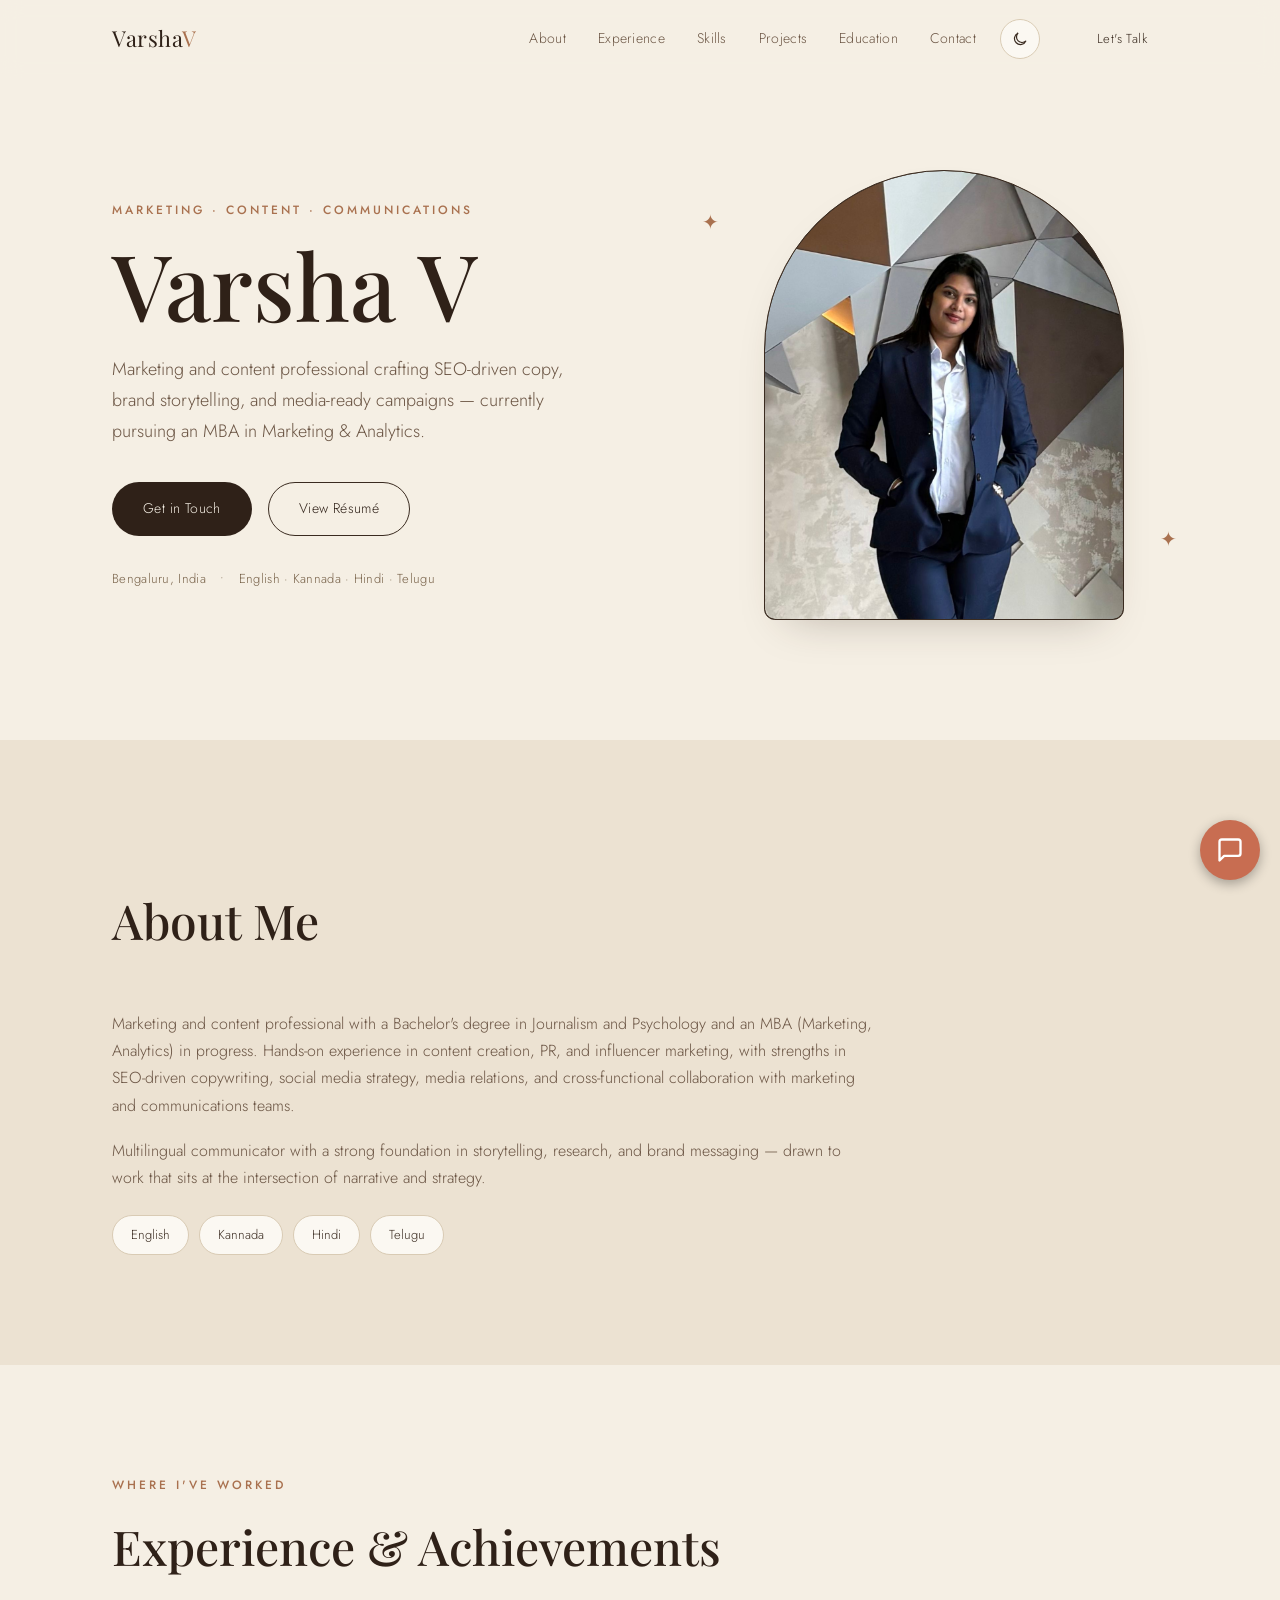
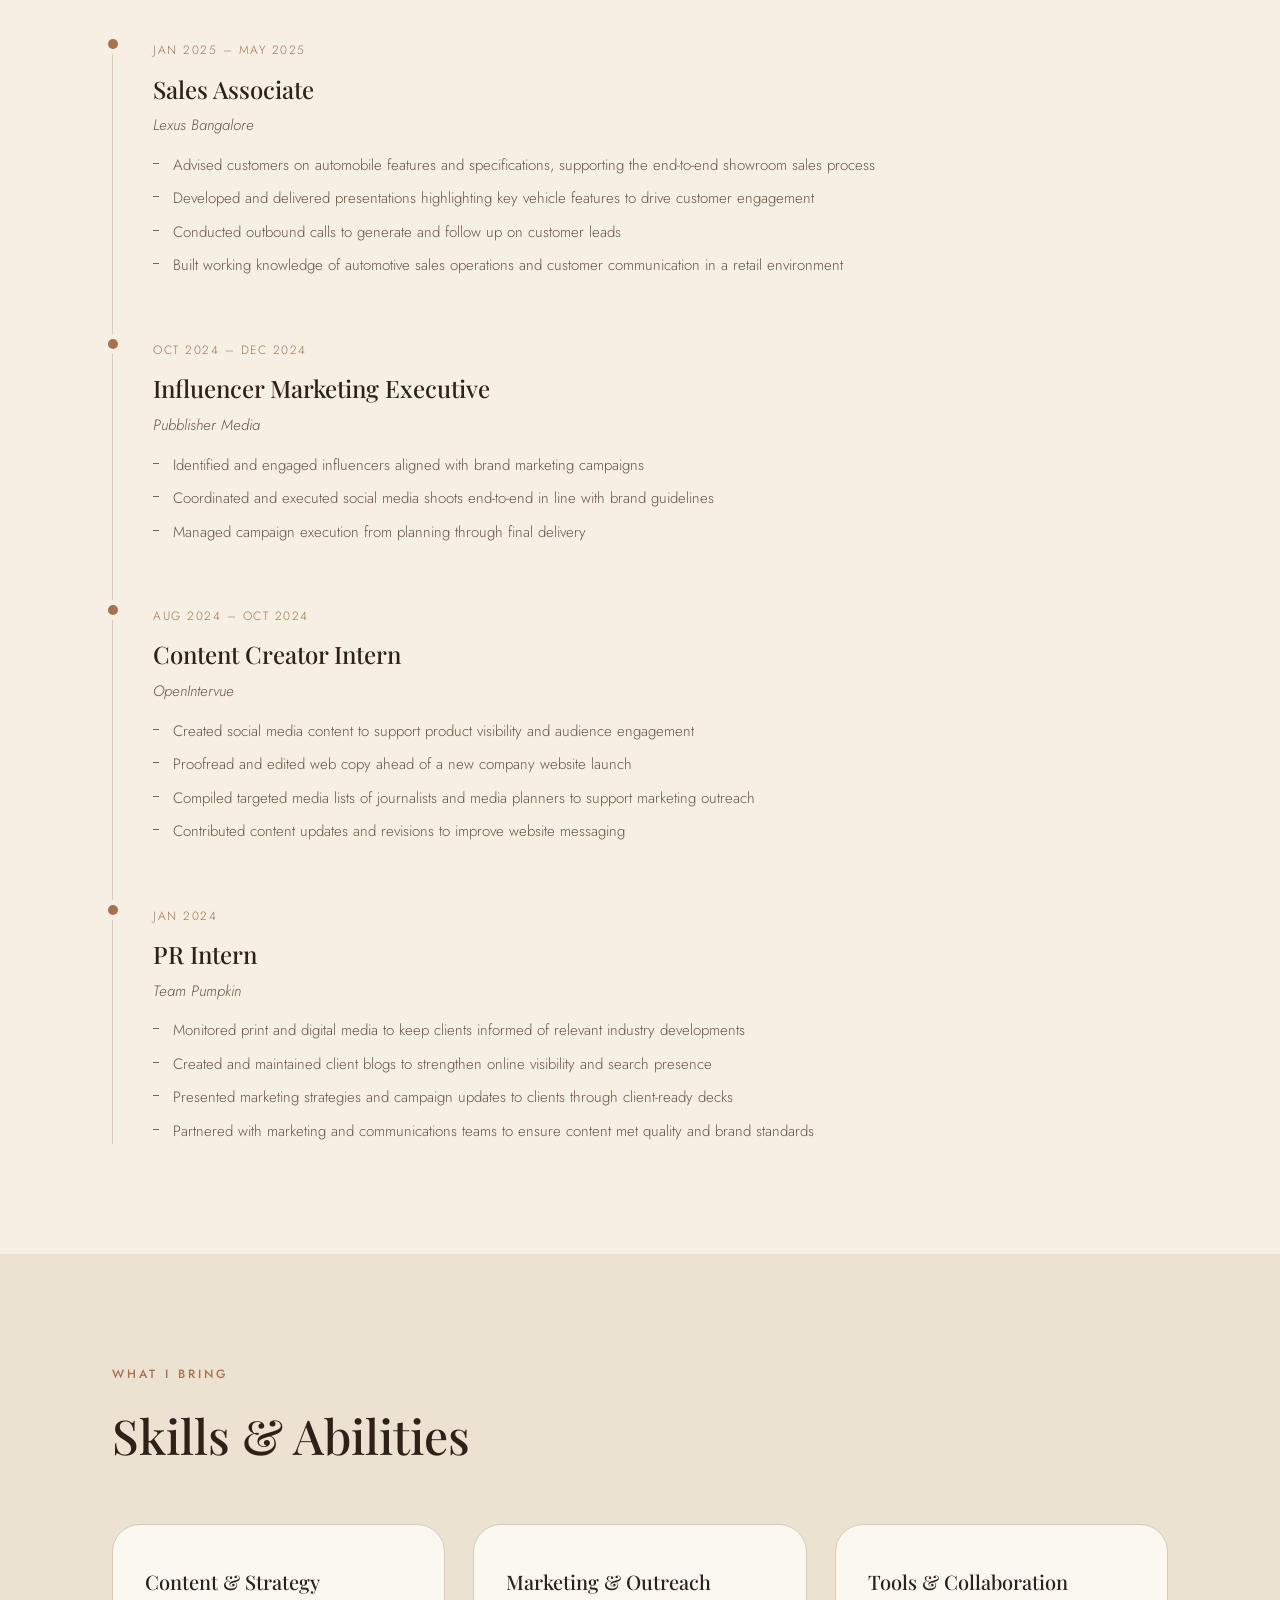
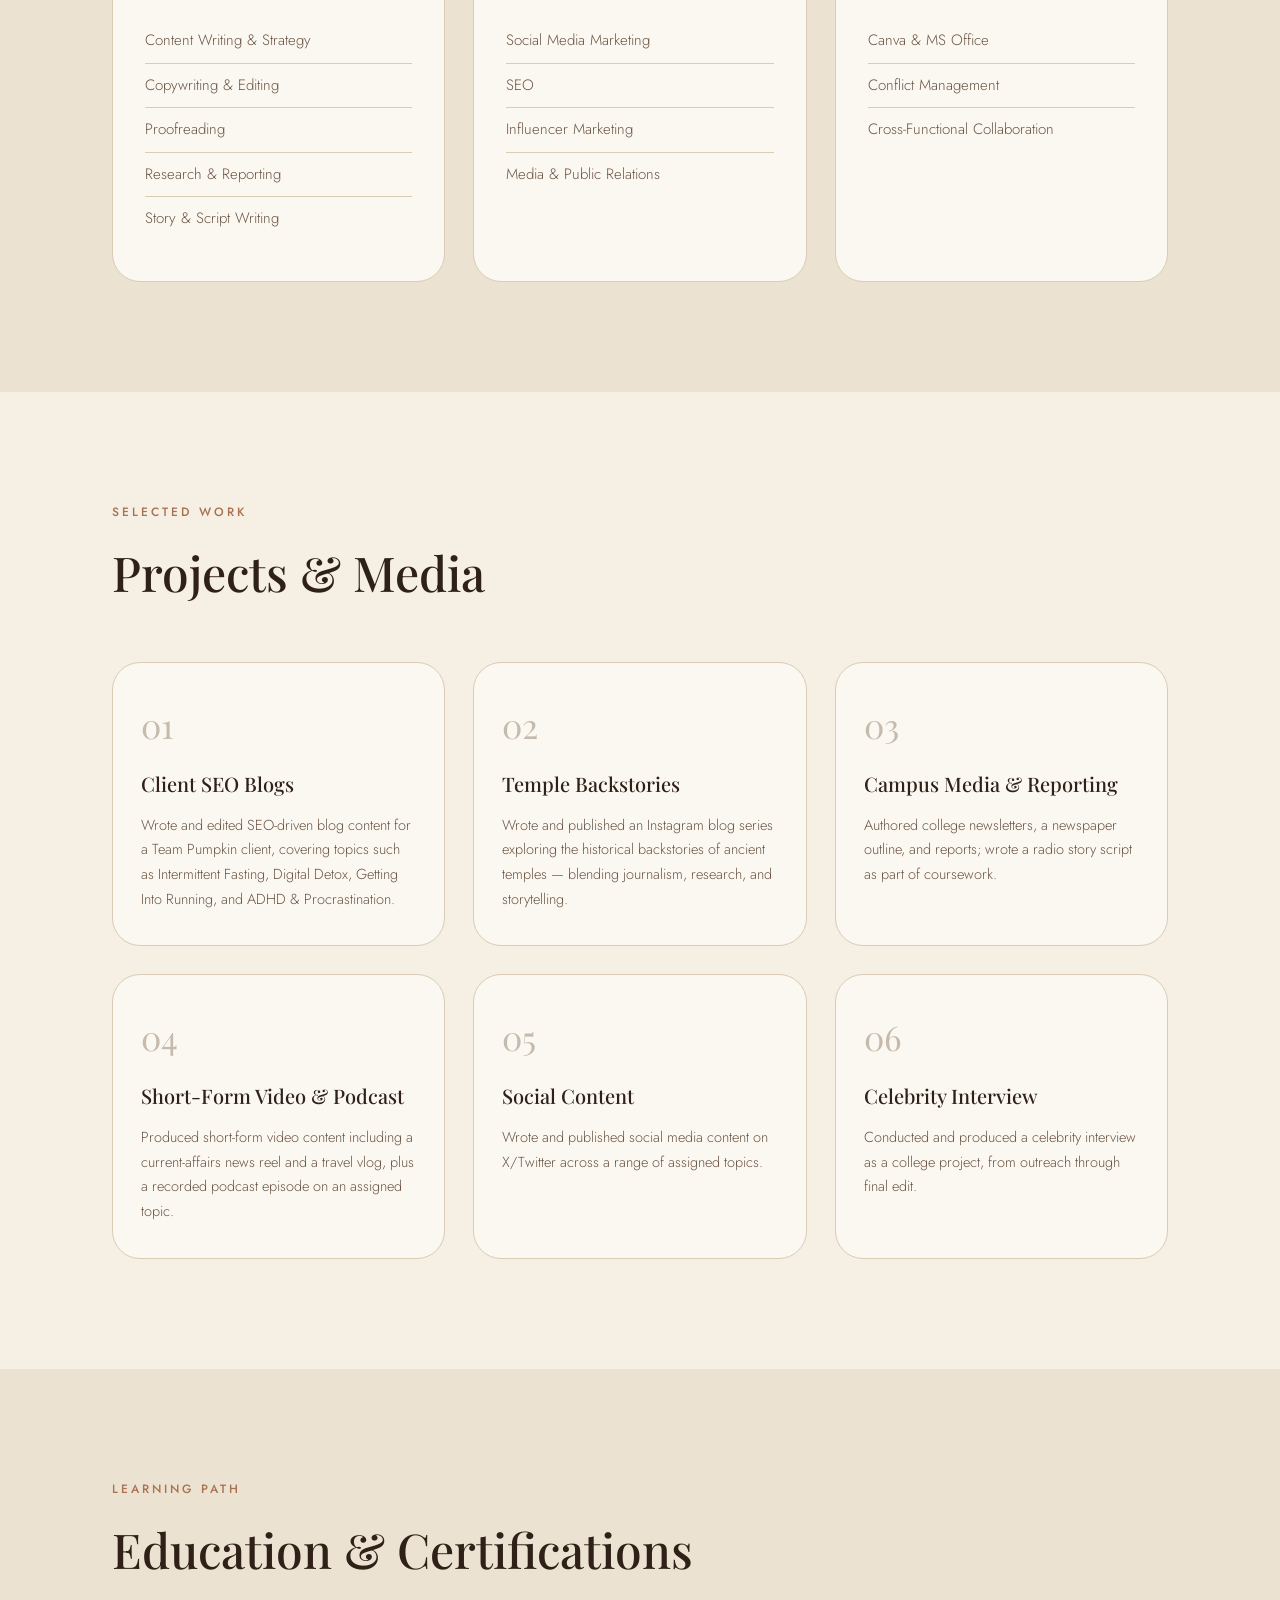
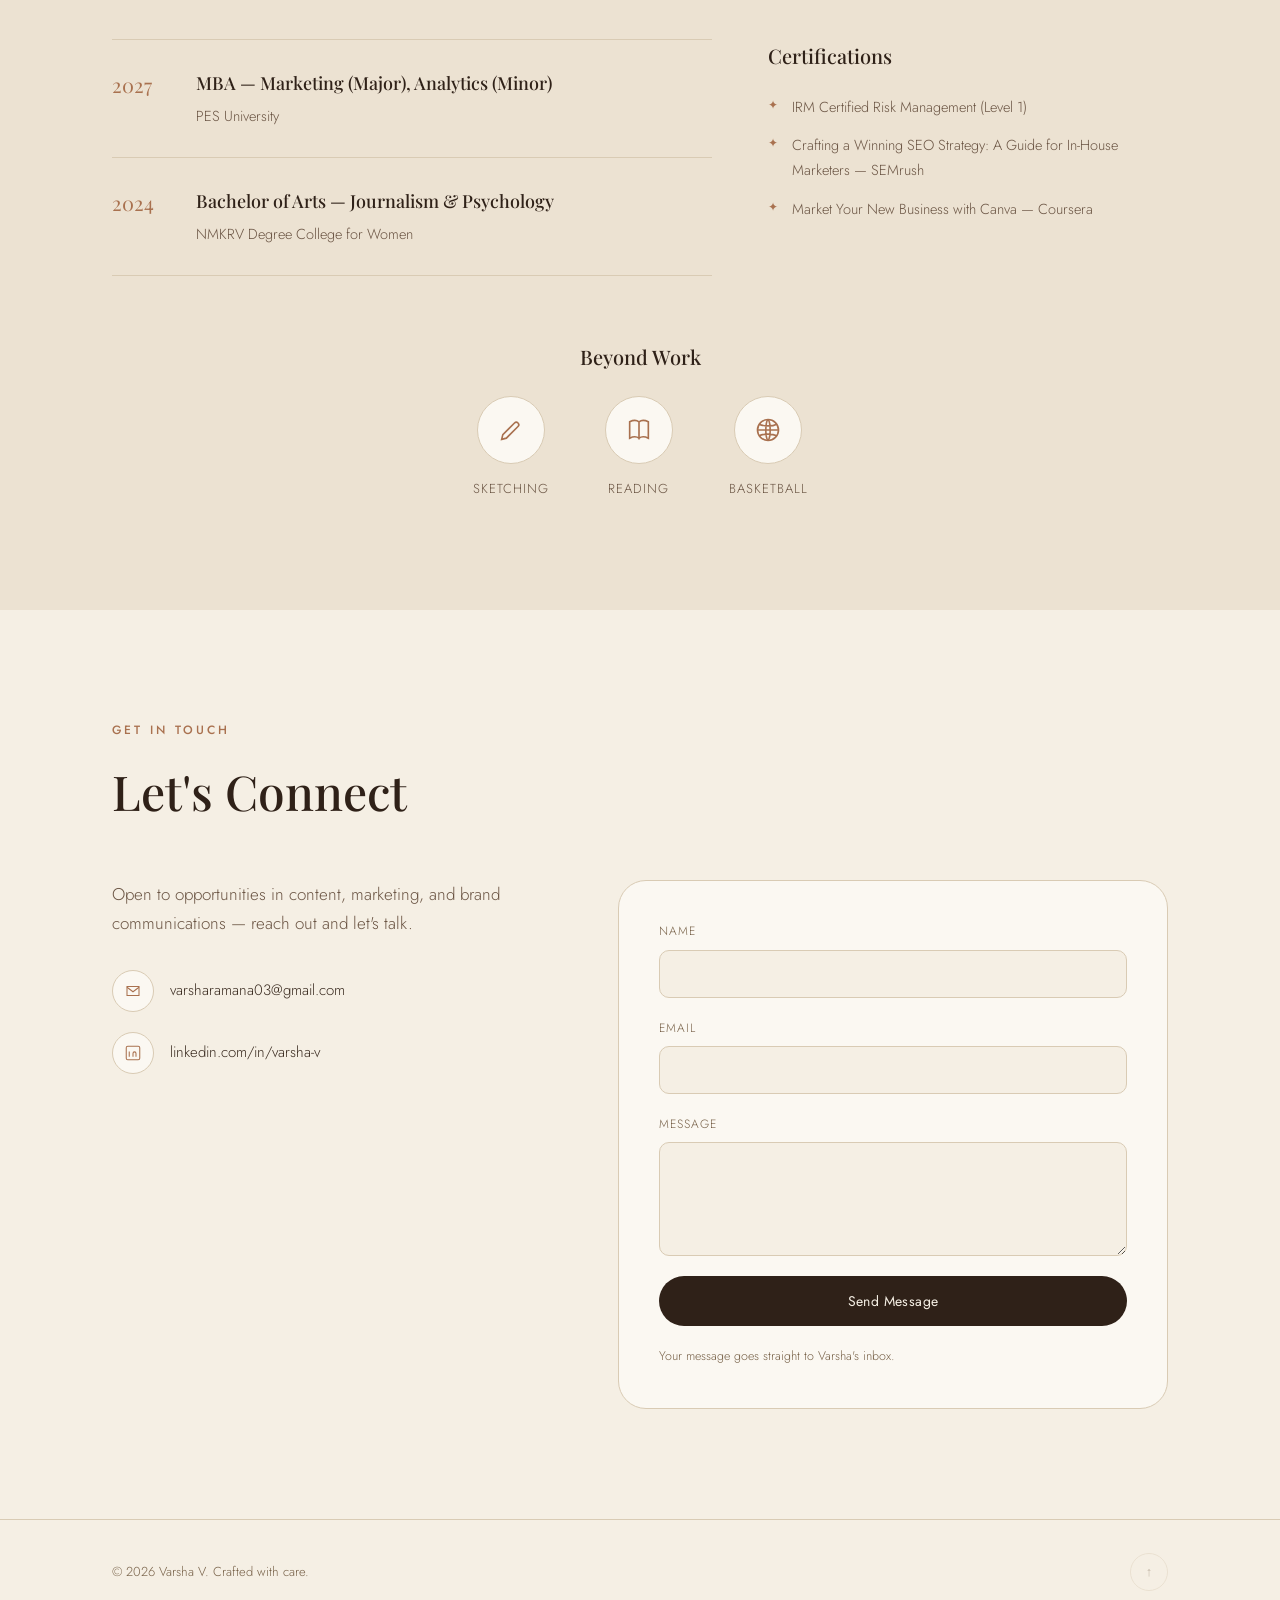
<file: index.html>
<!DOCTYPE html>
<html lang="en">
<head>
<meta charset="UTF-8">
<meta name="viewport" content="width=device-width, initial-scale=1.0">
<title>Varsha V — Marketing &amp; Content Portfolio</title>
<meta name="description" content="Varsha V — Marketing and content professional specializing in content strategy, SEO, influencer marketing, and media relations.">
<meta name="theme-color" content="#f5efe4">
<meta property="og:type" content="website">
<meta property="og:url" content="https://varshav03.github.io/">
<meta property="og:title" content="Varsha V — Marketing &amp; Content Portfolio">
<meta property="og:description" content="Marketing and content professional — content strategy, SEO, influencer marketing, and media relations.">
<meta property="og:image" content="https://varshav03.github.io/assets/varsha-v.jpg">
<meta name="twitter:card" content="summary_large_image">
<meta name="twitter:title" content="Varsha V — Marketing &amp; Content Portfolio">
<meta name="twitter:description" content="Marketing and content professional — content strategy, SEO, influencer marketing, and media relations.">
<meta name="twitter:image" content="https://varshav03.github.io/assets/varsha-v.jpg">
<link rel="icon" href="data:image/svg+xml,<svg xmlns=%22http://www.w3.org/2000/svg%22 viewBox=%220 0 100 100%22><text y=%22.9em%22 font-size=%2290%22 font-family=%22Georgia,serif%22 fill=%22%233a2b20%22>V</text></svg>">
<script>
(function () {
  var d = document.documentElement;
  d.classList.add('js');
  try {
    var t = localStorage.getItem('theme');
    if (t === 'dark' || t === 'light') d.setAttribute('data-theme', t);
  } catch (e) {}
})();
</script>
<link rel="preconnect" href="https://fonts.googleapis.com">
<link rel="preconnect" href="https://fonts.gstatic.com" crossorigin>
<link href="https://fonts.googleapis.com/css2?family=Playfair+Display:ital,wght@0,400;0,500;0,600;1,400&family=Jost:wght@300;400;500;600&display=swap" rel="stylesheet">
<link rel="stylesheet" href="styles.css">
</head>
<body>

<a href="#main-content" class="skip-link">Skip to content</a>

<header class="site-header" id="siteHeader">
  <div class="header-inner">
    <a href="#home" class="logo">Varsha<span>V</span></a>
    <nav class="nav-links" id="navLinks">
      <a href="#about" class="nav-link">About</a>
      <a href="#experience" class="nav-link">Experience</a>
      <a href="#skills" class="nav-link">Skills</a>
      <a href="#projects" class="nav-link">Projects</a>
      <a href="#education" class="nav-link">Education</a>
      <a href="#contact" class="nav-link">Contact</a>
    </nav>
    <button class="theme-toggle" id="themeToggle" type="button" aria-label="Switch to dark theme">
      <svg class="ic ic-moon" viewBox="0 0 24 24" fill="none" stroke="currentColor" stroke-width="1.6" aria-hidden="true"><path d="M20 14.5A8 8 0 1 1 9.5 4a6.5 6.5 0 0 0 10.5 10.5z"/></svg>
      <svg class="ic ic-sun" viewBox="0 0 24 24" fill="none" stroke="currentColor" stroke-width="1.6" aria-hidden="true"><circle cx="12" cy="12" r="4.2"/><path d="M12 2v2.5M12 19.5V22M4.2 4.2l1.8 1.8M18 18l1.8 1.8M2 12h2.5M19.5 12H22M4.2 19.8l1.8-1.8M18 6l1.8-1.8"/></svg>
    </button>
    <a href="#contact" class="btn btn-small header-cta">Let's Talk</a>
    <button class="nav-toggle" id="navToggle" aria-label="Toggle navigation" aria-expanded="false">
      <span></span><span></span><span></span>
    </button>
  </div>
</header>

<main id="main-content" tabindex="-1">

  <!-- HERO -->
  <section id="home" class="hero">
    <div class="section-inner hero-inner">
      <div class="hero-copy reveal">
        <p class="eyebrow">Marketing &middot; Content &middot; Communications</p>
        <h1 class="hero-title">Varsha&nbsp;V</h1>
        <p class="hero-subtitle">Marketing and content professional crafting SEO-driven copy, brand
          storytelling, and media-ready campaigns &mdash; currently pursuing an MBA in Marketing &amp; Analytics.</p>
        <div class="hero-actions">
          <a href="#contact" class="btn btn-primary">Get in Touch</a>
          <a href="resume.html" class="btn btn-outline">View Résumé</a>
        </div>
        <div class="hero-meta">
          <span>Bengaluru, India</span>
          <span class="dot">&bull;</span>
          <span>English &middot; Kannada &middot; Hindi &middot; Telugu</span>
        </div>
      </div>
      <div class="hero-visual reveal">
        <div class="arch-frame arch-frame--photo">
          <img src="assets/varsha-v.jpg" alt="Varsha V" width="1412" height="1353" fetchpriority="high">
        </div>
        <span class="spark spark--1">&#10022;</span>
        <span class="spark spark--2">&#10022;</span>
      </div>
    </div>
  </section>

  <!-- ABOUT -->
  <section id="about" class="section section--alt">
    <div class="section-inner">
      <p class="kicker reveal">Get To Know Me</p>
      <h2 class="section-title reveal">About Me</h2>
      <div class="about-grid">
        <div class="about-copy reveal">
          <p>Marketing and content professional with a Bachelor's degree in Journalism and Psychology and an
            MBA (Marketing, Analytics) in progress. Hands-on experience in content creation, PR, and influencer
            marketing, with strengths in SEO-driven copywriting, social media strategy, media relations, and
            cross-functional collaboration with marketing and communications teams.</p>
          <p>Multilingual communicator with a strong foundation in storytelling, research, and brand messaging
            &mdash; drawn to work that sits at the intersection of narrative and strategy.</p>
          <div class="chip-row">
            <span class="chip">English</span>
            <span class="chip">Kannada</span>
            <span class="chip">Hindi</span>
            <span class="chip">Telugu</span>
          </div>
        </div>
      </div>
    </div>
  </section>

  <!-- EXPERIENCE -->
  <section id="experience" class="section">
    <div class="section-inner">
      <p class="kicker reveal">Where I've Worked</p>
      <h2 class="section-title reveal">Experience &amp; Achievements</h2>

      <div class="timeline">

        <article class="timeline-item reveal">
          <div class="timeline-marker"></div>
          <div class="timeline-content">
            <span class="timeline-date">Jan 2025 &ndash; May 2025</span>
            <h3>Sales Associate</h3>
            <p class="timeline-org">Lexus Bangalore</p>
            <ul>
              <li>Advised customers on automobile features and specifications, supporting the end-to-end showroom sales process</li>
              <li>Developed and delivered presentations highlighting key vehicle features to drive customer engagement</li>
              <li>Conducted outbound calls to generate and follow up on customer leads</li>
              <li>Built working knowledge of automotive sales operations and customer communication in a retail environment</li>
            </ul>
          </div>
        </article>

        <article class="timeline-item reveal">
          <div class="timeline-marker"></div>
          <div class="timeline-content">
            <span class="timeline-date">Oct 2024 &ndash; Dec 2024</span>
            <h3>Influencer Marketing Executive</h3>
            <p class="timeline-org">Pubblisher Media</p>
            <ul>
              <li>Identified and engaged influencers aligned with brand marketing campaigns</li>
              <li>Coordinated and executed social media shoots end-to-end in line with brand guidelines</li>
              <li>Managed campaign execution from planning through final delivery</li>
            </ul>
          </div>
        </article>

        <article class="timeline-item reveal">
          <div class="timeline-marker"></div>
          <div class="timeline-content">
            <span class="timeline-date">Aug 2024 &ndash; Oct 2024</span>
            <h3>Content Creator Intern</h3>
            <p class="timeline-org">OpenIntervue</p>
            <ul>
              <li>Created social media content to support product visibility and audience engagement</li>
              <li>Proofread and edited web copy ahead of a new company website launch</li>
              <li>Compiled targeted media lists of journalists and media planners to support marketing outreach</li>
              <li>Contributed content updates and revisions to improve website messaging</li>
            </ul>
          </div>
        </article>

        <article class="timeline-item reveal">
          <div class="timeline-marker"></div>
          <div class="timeline-content">
            <span class="timeline-date">Jan 2024</span>
            <h3>PR Intern</h3>
            <p class="timeline-org">Team Pumpkin</p>
            <ul>
              <li>Monitored print and digital media to keep clients informed of relevant industry developments</li>
              <li>Created and maintained client blogs to strengthen online visibility and search presence</li>
              <li>Presented marketing strategies and campaign updates to clients through client-ready decks</li>
              <li>Partnered with marketing and communications teams to ensure content met quality and brand standards</li>
            </ul>
          </div>
        </article>

      </div>
    </div>
  </section>

  <!-- SKILLS -->
  <section id="skills" class="section section--alt">
    <div class="section-inner">
      <p class="kicker reveal">What I Bring</p>
      <h2 class="section-title reveal">Skills &amp; Abilities</h2>

      <div class="skills-grid">
        <div class="skill-card reveal">
          <h3>Content &amp; Strategy</h3>
          <ul>
            <li>Content Writing &amp; Strategy</li>
            <li>Copywriting &amp; Editing</li>
            <li>Proofreading</li>
            <li>Research &amp; Reporting</li>
            <li>Story &amp; Script Writing</li>
          </ul>
        </div>
        <div class="skill-card reveal">
          <h3>Marketing &amp; Outreach</h3>
          <ul>
            <li>Social Media Marketing</li>
            <li>SEO</li>
            <li>Influencer Marketing</li>
            <li>Media &amp; Public Relations</li>
          </ul>
        </div>
        <div class="skill-card reveal">
          <h3>Tools &amp; Collaboration</h3>
          <ul>
            <li>Canva &amp; MS Office</li>
            <li>Conflict Management</li>
            <li>Cross-Functional Collaboration</li>
          </ul>
        </div>
      </div>
    </div>
  </section>

  <!-- PROJECTS -->
  <section id="projects" class="section">
    <div class="section-inner">
      <p class="kicker reveal">Selected Work</p>
      <h2 class="section-title reveal">Projects &amp; Media</h2>

      <div class="projects-grid">
        <article class="project-card reveal">
          <span class="project-num">01</span>
          <h3>Client SEO Blogs</h3>
          <p>Wrote and edited SEO-driven blog content for a Team Pumpkin client, covering topics such as
            Intermittent Fasting, Digital Detox, Getting Into Running, and ADHD &amp; Procrastination.</p>
        </article>
        <article class="project-card reveal">
          <span class="project-num">02</span>
          <h3>Temple Backstories</h3>
          <p>Wrote and published an Instagram blog series exploring the historical backstories of ancient
            temples &mdash; blending journalism, research, and storytelling.</p>
        </article>
        <article class="project-card reveal">
          <span class="project-num">03</span>
          <h3>Campus Media &amp; Reporting</h3>
          <p>Authored college newsletters, a newspaper outline, and reports; wrote a radio story script as
            part of coursework.</p>
        </article>
        <article class="project-card reveal">
          <span class="project-num">04</span>
          <h3>Short-Form Video &amp; Podcast</h3>
          <p>Produced short-form video content including a current-affairs news reel and a travel vlog,
            plus a recorded podcast episode on an assigned topic.</p>
        </article>
        <article class="project-card reveal">
          <span class="project-num">05</span>
          <h3>Social Content</h3>
          <p>Wrote and published social media content on X/Twitter across a range of assigned topics.</p>
        </article>
        <article class="project-card reveal">
          <span class="project-num">06</span>
          <h3>Celebrity Interview</h3>
          <p>Conducted and produced a celebrity interview as a college project, from outreach through
            final edit.</p>
        </article>
      </div>
    </div>
  </section>

  <!-- EDUCATION + CERTIFICATIONS -->
  <section id="education" class="section section--alt">
    <div class="section-inner">
      <p class="kicker reveal">Learning Path</p>
      <h2 class="section-title reveal">Education &amp; Certifications</h2>

      <div class="edu-grid">
        <div class="edu-list reveal">
          <div class="edu-item">
            <span class="edu-year">2027</span>
            <div>
              <h3>MBA &mdash; Marketing (Major), Analytics (Minor)</h3>
              <p>PES University</p>
            </div>
          </div>
          <div class="edu-item">
            <span class="edu-year">2024</span>
            <div>
              <h3>Bachelor of Arts &mdash; Journalism &amp; Psychology</h3>
              <p>NMKRV Degree College for Women</p>
            </div>
          </div>
        </div>

        <div class="cert-list reveal">
          <h3 class="cert-heading">Certifications</h3>
          <ul>
            <li>IRM Certified Risk Management (Level 1)</li>
            <li>Crafting a Winning SEO Strategy: A Guide for In-House Marketers &mdash; SEMrush</li>
            <li>Market Your New Business with Canva &mdash; Coursera</li>
          </ul>
        </div>
      </div>

      <div class="hobbies reveal">
        <h3 class="cert-heading">Beyond Work</h3>
        <div class="hobby-row">
          <div class="hobby-item">
            <span class="hobby-icon" aria-hidden="true">
              <svg viewBox="0 0 24 24" fill="none" stroke="currentColor" stroke-width="1.4"><path d="M4 20l4-1 10-10a2 2 0 0 0-3-3L5 16l-1 4z"/></svg>
            </span>
            <span>Sketching</span>
          </div>
          <div class="hobby-item">
            <span class="hobby-icon" aria-hidden="true">
              <svg viewBox="0 0 24 24" fill="none" stroke="currentColor" stroke-width="1.4"><path d="M4 5c3-1.5 6-1.5 8 0v14c-2-1.5-5-1.5-8 0V5zM20 5c-3-1.5-6-1.5-8 0v14c2-1.5 5-1.5 8 0V5z"/></svg>
            </span>
            <span>Reading</span>
          </div>
          <div class="hobby-item">
            <span class="hobby-icon" aria-hidden="true">
              <svg viewBox="0 0 24 24" fill="none" stroke="currentColor" stroke-width="1.4"><circle cx="12" cy="12" r="9"/><path d="M3 12h18M12 3c2.5 2.5 2.5 15.5 0 18M12 3C9.5 5.5 9.5 18.5 12 21M4.5 7c3.5 2 11.5 2 15 0M4.5 17c3.5-2 11.5-2 15 0"/></svg>
            </span>
            <span>Basketball</span>
          </div>
        </div>
      </div>
    </div>
  </section>

  <!-- CONTACT -->
  <section id="contact" class="section contact-section">
    <div class="section-inner">
      <p class="kicker reveal">Get In Touch</p>
      <h2 class="section-title reveal">Let's Connect</h2>
      <div class="contact-grid">
        <div class="contact-info reveal">
          <p class="contact-lead">Open to opportunities in content, marketing, and brand communications
            &mdash; reach out and let's talk.</p>
          <ul class="contact-list">
            <li>
              <span class="contact-icon" aria-hidden="true">
                <svg viewBox="0 0 24 24" fill="none" stroke="currentColor" stroke-width="1.4"><path d="M4 6h16v12H4z"/><path d="M4 7l8 6 8-6"/></svg>
              </span>
              <a href="mailto:varsharamana03@gmail.com">varsharamana03@gmail.com</a>
            </li>
            <li>
              <span class="contact-icon" aria-hidden="true">
                <svg viewBox="0 0 24 24" fill="none" stroke="currentColor" stroke-width="1.4"><rect x="3" y="3" width="18" height="18" rx="2"/><path d="M7 10v7M7 7v.01M12 17v-4.5a2 2 0 0 1 4 0V17M12 12.5V17"/></svg>
              </span>
              <a href="https://linkedin.com/in/varsha-v" target="_blank" rel="noopener">linkedin.com/in/varsha-v</a>
            </li>
          </ul>
        </div>
        <form class="contact-form reveal" id="contactForm"
              action="https://api.web3forms.com/submit" method="POST">
          <input type="hidden" name="access_key" value="9b8ff1ad-0a7a-4ca0-bf19-17f12d2ceab2">
          <input type="hidden" name="subject" value="New message from your portfolio site">
          <input type="hidden" name="from_name" value="Varsha V — Portfolio">
          <input type="checkbox" name="botcheck" tabindex="-1" autocomplete="off" style="display:none !important">
          <div class="form-row">
            <label for="cf-name">Name</label>
            <input type="text" id="cf-name" name="name" required>
          </div>
          <div class="form-row">
            <label for="cf-email">Email</label>
            <input type="email" id="cf-email" name="email" required>
          </div>
          <div class="form-row">
            <label for="cf-message">Message</label>
            <textarea id="cf-message" name="message" rows="4" required></textarea>
          </div>
          <button type="submit" class="btn btn-primary">Send Message</button>
          <p class="form-note" id="formNote" role="status" aria-live="polite">Your message goes straight to Varsha's inbox.</p>
        </form>
      </div>
    </div>
  </section>

</main>

<footer class="site-footer">
  <div class="section-inner footer-inner">
    <p>&copy; <span id="year"></span> Varsha V. Crafted with care.</p>
    <a href="#home" class="back-to-top" id="backToTop" aria-label="Back to top">&uarr;</a>
  </div>
</footer>

<script src="script.js"></script>
  <!-- Lovable Chatbot Embed -->
<!-- Floating Chatbot Button & Frame -->
<div id="chatbot-container" style="position: fixed; bottom: 20px; right: 20px; z-index: 9999;">
  <!-- Chat Window (Hidden by default) -->
  <iframe 
    id="chatbot-iframe"
    src="https://exact-screenshot-magic-873.lovable.app" 
    style="display: none; width: 380px; height: 550px; border: none; border-radius: 16px; box-shadow: 0 10px 25px rgba(0,0,0,0.3); margin-bottom: 12px;"
    title="Varsha's Digital Twin">
  </iframe>

  <!-- Circular Toggle Button -->
  <button 
    onclick="toggleChatbot()" 
    style="width: 60px; height: 60px; border-radius: 50%; background-color: #c86d51; color: white; border: none; cursor: pointer; box-shadow: 0 4px 12px rgba(0,0,0,0.3); display: flex; align-items: center; justify-content: center; float: right;">
    <svg width="28" height="28" viewBox="0 0 24 24" fill="none" stroke="currentColor" stroke-width="2" stroke-linecap="round" stroke-linejoin="round">
      <path d="M21 15a2 2 0 0 1-2 2H7l-4 4V5a2 2 0 0 1 2-2h14a2 2 0 0 1 2 2z"></path>
    </svg>
  </button>
</div>

<script>
  function toggleChatbot() {
    const iframe = document.getElementById('chatbot-iframe');
    if (iframe.style.display === 'none' || iframe.style.display === '') {
      iframe.style.display = 'block';
    } else {
      iframe.style.display = 'none';
    }
  }
</script>
</body>
</html>
</file>
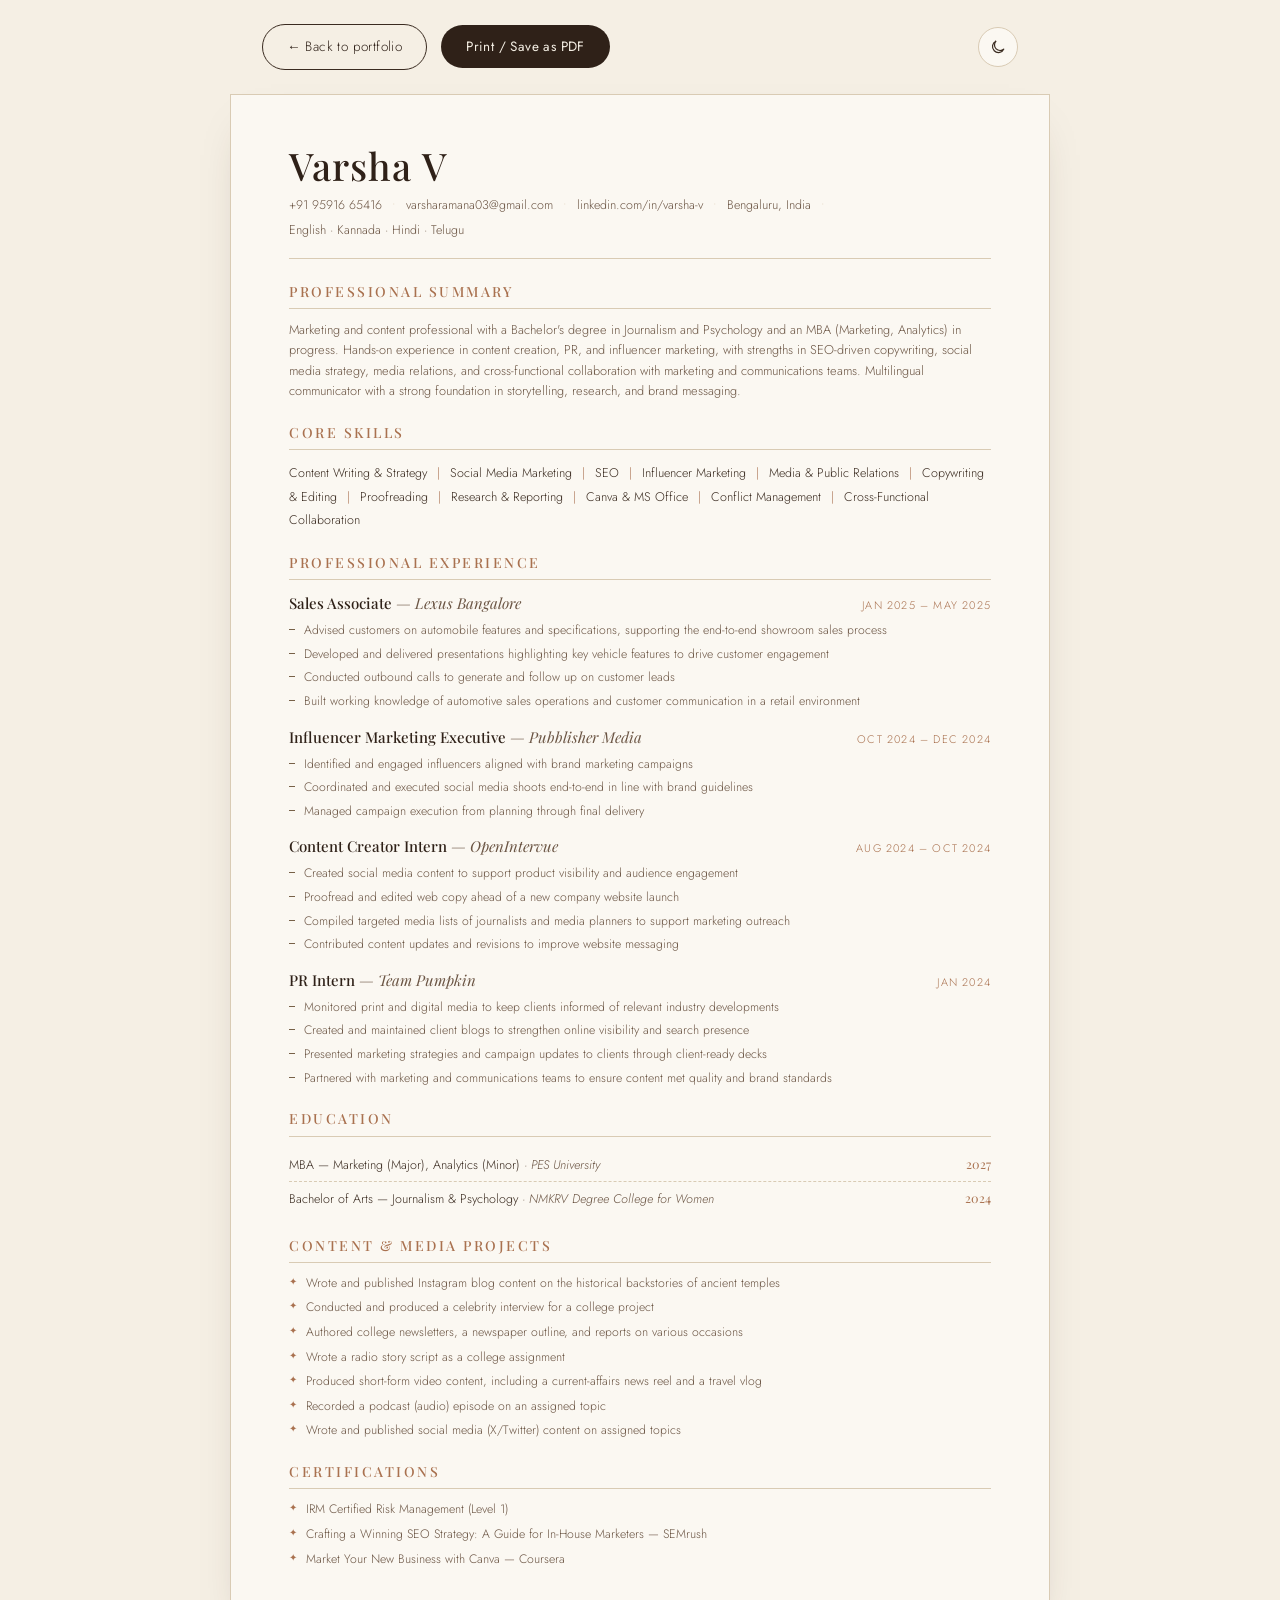
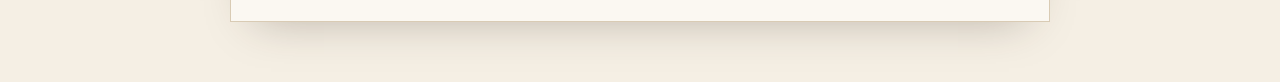
<file: resume.html>
<!DOCTYPE html>
<html lang="en">
<head>
<meta charset="UTF-8">
<meta name="viewport" content="width=device-width, initial-scale=1.0">
<title>Varsha V — Résumé</title>
<meta name="description" content="Résumé of Varsha V — marketing and content professional: content strategy, SEO, influencer marketing, and media relations.">
<meta name="theme-color" content="#f5efe4">
<link rel="icon" href="data:image/svg+xml,<svg xmlns=%22http://www.w3.org/2000/svg%22 viewBox=%220 0 100 100%22><text y=%22.9em%22 font-size=%2290%22 font-family=%22Georgia,serif%22 fill=%22%233a2b20%22>V</text></svg>">
<script>
(function () {
  try {
    var t = localStorage.getItem('theme');
    if (t === 'dark' || t === 'light') document.documentElement.setAttribute('data-theme', t);
  } catch (e) {}
})();
</script>
<link rel="preconnect" href="https://fonts.googleapis.com">
<link rel="preconnect" href="https://fonts.gstatic.com" crossorigin>
<link href="https://fonts.googleapis.com/css2?family=Playfair+Display:ital,wght@0,400;0,500;0,600;1,400&family=Jost:wght@300;400;500;600&display=swap" rel="stylesheet">
<link rel="stylesheet" href="resume.css">
</head>
<body>

<div class="resume-actions">
  <a href="index.html" class="btn btn-outline">&larr; Back to portfolio</a>
  <button type="button" class="btn btn-primary" id="printBtn">Print / Save as PDF</button>
  <button class="theme-toggle" id="themeToggle" type="button" aria-label="Switch to dark theme">
    <svg class="ic ic-moon" viewBox="0 0 24 24" fill="none" stroke="currentColor" stroke-width="1.6" aria-hidden="true"><path d="M20 14.5A8 8 0 1 1 9.5 4a6.5 6.5 0 0 0 10.5 10.5z"/></svg>
    <svg class="ic ic-sun" viewBox="0 0 24 24" fill="none" stroke="currentColor" stroke-width="1.6" aria-hidden="true"><circle cx="12" cy="12" r="4.2"/><path d="M12 2v2.5M12 19.5V22M4.2 4.2l1.8 1.8M18 18l1.8 1.8M2 12h2.5M19.5 12H22M4.2 19.8l1.8-1.8M18 6l1.8-1.8"/></svg>
  </button>
</div>

<article class="resume">

  <header class="resume-header">
    <h1 class="resume-name">Varsha&nbsp;V</h1>
    <div class="resume-contact">
      <span>+91&nbsp;95916&nbsp;65416</span>
      <span class="sep">&bull;</span>
      <a href="mailto:varsharamana03@gmail.com">varsharamana03@gmail.com</a>
      <span class="sep">&bull;</span>
      <a href="https://linkedin.com/in/varsha-v" target="_blank" rel="noopener">linkedin.com/in/varsha-v</a>
      <span class="sep">&bull;</span>
      <span>Bengaluru, India</span>
      <span class="sep">&bull;</span>
      <span>English &middot; Kannada &middot; Hindi &middot; Telugu</span>
    </div>
  </header>

  <section class="resume-section">
    <h2>Professional Summary</h2>
    <p class="resume-summary">Marketing and content professional with a Bachelor's degree in Journalism and
      Psychology and an MBA (Marketing, Analytics) in progress. Hands-on experience in content creation, PR,
      and influencer marketing, with strengths in SEO-driven copywriting, social media strategy, media
      relations, and cross-functional collaboration with marketing and communications teams. Multilingual
      communicator with a strong foundation in storytelling, research, and brand messaging.</p>
  </section>

  <section class="resume-section">
    <h2>Core Skills</h2>
    <p class="skill-inline">
      Content Writing &amp; Strategy <span class="pipe">|</span>
      Social Media Marketing <span class="pipe">|</span>
      SEO <span class="pipe">|</span>
      Influencer Marketing <span class="pipe">|</span>
      Media &amp; Public Relations <span class="pipe">|</span>
      Copywriting &amp; Editing <span class="pipe">|</span>
      Proofreading <span class="pipe">|</span>
      Research &amp; Reporting <span class="pipe">|</span>
      Canva &amp; MS Office <span class="pipe">|</span>
      Conflict Management <span class="pipe">|</span>
      Cross-Functional Collaboration
    </p>
  </section>

  <section class="resume-section">
    <h2>Professional Experience</h2>

    <div class="entry">
      <div class="entry-head">
        <h3 class="entry-title">Sales Associate <span class="entry-org">— Lexus Bangalore</span></h3>
        <span class="entry-date">Jan 2025 – May 2025</span>
      </div>
      <ul>
        <li>Advised customers on automobile features and specifications, supporting the end-to-end showroom sales process</li>
        <li>Developed and delivered presentations highlighting key vehicle features to drive customer engagement</li>
        <li>Conducted outbound calls to generate and follow up on customer leads</li>
        <li>Built working knowledge of automotive sales operations and customer communication in a retail environment</li>
      </ul>
    </div>

    <div class="entry">
      <div class="entry-head">
        <h3 class="entry-title">Influencer Marketing Executive <span class="entry-org">— Pubblisher Media</span></h3>
        <span class="entry-date">Oct 2024 – Dec 2024</span>
      </div>
      <ul>
        <li>Identified and engaged influencers aligned with brand marketing campaigns</li>
        <li>Coordinated and executed social media shoots end-to-end in line with brand guidelines</li>
        <li>Managed campaign execution from planning through final delivery</li>
      </ul>
    </div>

    <div class="entry">
      <div class="entry-head">
        <h3 class="entry-title">Content Creator Intern <span class="entry-org">— OpenIntervue</span></h3>
        <span class="entry-date">Aug 2024 – Oct 2024</span>
      </div>
      <ul>
        <li>Created social media content to support product visibility and audience engagement</li>
        <li>Proofread and edited web copy ahead of a new company website launch</li>
        <li>Compiled targeted media lists of journalists and media planners to support marketing outreach</li>
        <li>Contributed content updates and revisions to improve website messaging</li>
      </ul>
    </div>

    <div class="entry">
      <div class="entry-head">
        <h3 class="entry-title">PR Intern <span class="entry-org">— Team Pumpkin</span></h3>
        <span class="entry-date">Jan 2024</span>
      </div>
      <ul>
        <li>Monitored print and digital media to keep clients informed of relevant industry developments</li>
        <li>Created and maintained client blogs to strengthen online visibility and search presence</li>
        <li>Presented marketing strategies and campaign updates to clients through client-ready decks</li>
        <li>Partnered with marketing and communications teams to ensure content met quality and brand standards</li>
      </ul>
    </div>
  </section>

  <section class="resume-section">
    <h2>Education</h2>
    <div class="edu-row">
      <span>MBA — Marketing (Major), Analytics (Minor) <span class="edu-place">· PES University</span></span>
      <span class="edu-year">2027</span>
    </div>
    <div class="edu-row">
      <span>Bachelor of Arts — Journalism &amp; Psychology <span class="edu-place">· NMKRV Degree College for Women</span></span>
      <span class="edu-year">2024</span>
    </div>
  </section>

  <section class="resume-section">
    <h2>Content &amp; Media Projects</h2>
    <ul class="stack-list">
      <li>Wrote and published Instagram blog content on the historical backstories of ancient temples</li>
      <li>Conducted and produced a celebrity interview for a college project</li>
      <li>Authored college newsletters, a newspaper outline, and reports on various occasions</li>
      <li>Wrote a radio story script as a college assignment</li>
      <li>Produced short-form video content, including a current-affairs news reel and a travel vlog</li>
      <li>Recorded a podcast (audio) episode on an assigned topic</li>
      <li>Wrote and published social media (X/Twitter) content on assigned topics</li>
    </ul>
  </section>

  <section class="resume-section">
    <h2>Certifications</h2>
    <ul class="stack-list">
      <li>IRM Certified Risk Management (Level 1)</li>
      <li>Crafting a Winning SEO Strategy: A Guide for In-House Marketers — SEMrush</li>
      <li>Market Your New Business with Canva — Coursera</li>
    </ul>
  </section>

</article>

<script>
  document.getElementById('printBtn').addEventListener('click', function () {
    window.print();
  });

  (function () {
    var toggle = document.getElementById('themeToggle');
    if (!toggle) return;
    var root = document.documentElement;
    var prefersDark = window.matchMedia('(prefers-color-scheme: dark)');
    var active = function () {
      return root.getAttribute('data-theme') || (prefersDark.matches ? 'dark' : 'light');
    };
    var syncLabel = function () {
      toggle.setAttribute('aria-label', 'Switch to ' + (active() === 'dark' ? 'light' : 'dark') + ' theme');
    };
    syncLabel();
    toggle.addEventListener('click', function () {
      var next = active() === 'dark' ? 'light' : 'dark';
      root.setAttribute('data-theme', next);
      try { localStorage.setItem('theme', next); } catch (e) {}
      syncLabel();
    });
  })();
</script>
</body>
</html>
</file>
<file: styles.css>
/* ===== Tokens ===== */
:root{
  --cream: #f5efe4;
  --cream-alt: #ece2d2;
  --paper: #fbf8f2;
  --brown-900: #2f2118;
  --brown-800: #3a2b20;
  --brown-600: #6b5544;
  --brown-400: #776148;
  --line: #d9cbb4;
  --accent: #a9714f;
  --accent-light: #cf9d72;
  --danger: #b4462f;
  --panel-a: #4a3626;
  --panel-b: #3a2b20;
  --panel-ink: #f5efe4;
  --header-bg: rgba(245, 239, 228, 0.7);
  --header-bg-scrolled: rgba(245, 239, 228, 0.92);
  --shadow: 0 20px 45px -25px rgba(58, 43, 32, 0.35);
  --radius-lg: 28px;
  --serif: "Playfair Display", Georgia, "Times New Roman", serif;
  --sans: "Jost", "Segoe UI", -apple-system, sans-serif;
  color-scheme: light;
}

/* Dark palette — used when the OS prefers dark and the visitor hasn't forced light,
   or when the visitor explicitly picks dark via the header toggle. */
@media (prefers-color-scheme: dark){
  :root:not([data-theme="light"]){
    --cream: #17110d;
    --cream-alt: #1e1710;
    --paper: #241b13;
    --brown-900: #f3e9d9;
    --brown-800: #e3d6c2;
    --brown-600: #bcac93;
    --brown-400: #a08f75;
    --line: #3a2e22;
    --accent: #d59a72;
    --accent-light: #e6b088;
    --danger: #e8785f;
    --panel-a: #2c2018;
    --panel-b: #1d1610;
    --panel-ink: #efe4d0;
    --header-bg: rgba(23, 17, 13, 0.72);
    --header-bg-scrolled: rgba(23, 17, 13, 0.93);
    --shadow: 0 20px 45px -25px rgba(0, 0, 0, 0.7);
    color-scheme: dark;
  }
}
:root[data-theme="dark"]{
  --cream: #17110d;
  --cream-alt: #1e1710;
  --paper: #241b13;
  --brown-900: #f3e9d9;
  --brown-800: #e3d6c2;
  --brown-600: #bcac93;
  --brown-400: #a08f75;
  --line: #3a2e22;
  --accent: #d59a72;
  --accent-light: #e6b088;
  --danger: #e8785f;
  --panel-a: #2c2018;
  --panel-b: #1d1610;
  --panel-ink: #efe4d0;
  --header-bg: rgba(23, 17, 13, 0.72);
  --header-bg-scrolled: rgba(23, 17, 13, 0.93);
  --shadow: 0 20px 45px -25px rgba(0, 0, 0, 0.7);
  color-scheme: dark;
}

*, *::before, *::after{ box-sizing: border-box; }

html{ scroll-behavior: smooth; }

body{
  margin: 0;
  background: var(--cream);
  color: var(--brown-800);
  font-family: var(--sans);
  font-weight: 300;
  line-height: 1.7;
  -webkit-font-smoothing: antialiased;
}

/* Smooth the light/dark swap on surfaces that don't already animate */
body,
.section--alt,
.skill-card,
.chip,
.contact-form,
.arch-frame,
.form-row input,
.form-row textarea{
  transition: background-color 0.3s ease, border-color 0.3s ease, color 0.3s ease;
}

img{ max-width: 100%; display: block; }

a{ color: inherit; text-decoration: none; }

ul{ margin: 0; padding: 0; list-style: none; }

.section-inner{
  max-width: 1120px;
  margin: 0 auto;
  padding: 0 32px;
}

/* ===== Header ===== */
.site-header{
  position: fixed;
  top: 0; left: 0; right: 0;
  z-index: 900;
  background: var(--header-bg);
  backdrop-filter: blur(10px);
  border-bottom: 1px solid transparent;
  transition: background 0.3s ease, border-color 0.3s ease, box-shadow 0.3s ease;
}
.site-header.scrolled{
  background: var(--header-bg-scrolled);
  border-bottom-color: var(--line);
  box-shadow: 0 8px 24px -18px rgba(58,43,32,0.4);
}
.header-inner{
  max-width: 1120px;
  margin: 0 auto;
  padding: 18px 32px;
  display: flex;
  align-items: center;
  justify-content: space-between;
  gap: 24px;
}
.logo{
  font-family: var(--serif);
  font-size: 22px;
  letter-spacing: 0.5px;
  color: var(--brown-900);
}
.logo span{ color: var(--accent); }

.nav-links{
  display: flex;
  gap: 32px;
  margin-left: auto;
}
.nav-link{
  font-size: 14px;
  letter-spacing: 0.3px;
  color: var(--brown-600);
  position: relative;
  padding: 4px 0;
  transition: color 0.25s ease;
}
.nav-link::after{
  content: "";
  position: absolute;
  left: 0; bottom: -2px;
  width: 0%;
  height: 1px;
  background: var(--accent);
  transition: width 0.25s ease;
}
.nav-link:hover, .nav-link.active{ color: var(--brown-900); }
.nav-link:hover::after, .nav-link.active::after{ width: 100%; }

.header-cta{ margin-left: 12px; }

/* ===== Theme toggle ===== */
.theme-toggle{
  display: inline-flex;
  align-items: center;
  justify-content: center;
  width: 40px;
  height: 40px;
  border-radius: 50%;
  border: 1px solid var(--line);
  background: var(--paper);
  color: var(--brown-800);
  cursor: pointer;
  flex-shrink: 0;
  transition: color 0.25s ease, border-color 0.25s ease, background 0.25s ease, transform 0.25s ease;
}
.theme-toggle:hover{ color: var(--accent); border-color: var(--accent); transform: translateY(-1px); }
.theme-toggle svg{ width: 18px; height: 18px; }
.theme-toggle .ic-sun{ display: none; }
:root[data-theme="dark"] .theme-toggle .ic-sun{ display: block; }
:root[data-theme="dark"] .theme-toggle .ic-moon{ display: none; }
@media (prefers-color-scheme: dark){
  :root:not([data-theme="light"]) .theme-toggle .ic-sun{ display: block; }
  :root:not([data-theme="light"]) .theme-toggle .ic-moon{ display: none; }
}

.nav-toggle{
  display: none;
  flex-direction: column;
  justify-content: center;
  gap: 5px;
  width: 32px; height: 32px;
  background: none;
  border: none;
  cursor: pointer;
  padding: 0;
}
.nav-toggle span{
  display: block;
  height: 1.5px;
  background: var(--brown-900);
  border-radius: 2px;
  transition: transform 0.3s ease, opacity 0.3s ease;
}
.nav-toggle.open span:nth-child(1){ transform: translateY(6.5px) rotate(45deg); }
.nav-toggle.open span:nth-child(2){ opacity: 0; }
.nav-toggle.open span:nth-child(3){ transform: translateY(-6.5px) rotate(-45deg); }

/* ===== Buttons ===== */
.btn{
  display: inline-flex;
  align-items: center;
  justify-content: center;
  padding: 14px 30px;
  font-family: var(--sans);
  font-size: 14px;
  letter-spacing: 0.4px;
  border-radius: 999px;
  border: 1px solid transparent;
  cursor: pointer;
  transition: transform 0.25s ease, background 0.25s ease, color 0.25s ease, border-color 0.25s ease;
}
.btn-primary{
  background: var(--brown-900);
  color: var(--cream);
}
.btn-primary:hover{ background: var(--accent); transform: translateY(-2px); }
.btn-outline{
  background: transparent;
  color: var(--brown-900);
  border-color: var(--brown-800);
}
.btn-outline:hover{ background: var(--brown-900); color: var(--cream); transform: translateY(-2px); }
.btn-small{ padding: 9px 20px; font-size: 13px; }

/* ===== Kicker / Section title ===== */
.kicker{
  text-transform: uppercase;
  font-size: 12px;
  letter-spacing: 3px;
  color: var(--accent);
  margin: 0 0 10px;
  font-weight: 500;
}
.section-title{
  font-family: var(--serif);
  font-weight: 500;
  font-size: clamp(32px, 4.5vw, 48px);
  color: var(--brown-900);
  margin: 0 0 48px;
}

.section{ padding: 110px 0; }
.section--alt{ background: var(--cream-alt); }

/* ===== Hero ===== */
.hero{
  padding: 170px 0 120px;
  overflow: hidden;
}
.hero-inner{
  display: grid;
  grid-template-columns: 1.1fr 0.9fr;
  gap: 60px;
  align-items: center;
}
.eyebrow{
  text-transform: uppercase;
  letter-spacing: 3px;
  font-size: 12px;
  color: var(--accent);
  margin: 0 0 18px;
  font-weight: 500;
}
.hero-title{
  font-family: var(--serif);
  font-weight: 500;
  font-size: clamp(40px, 11vw, 92px);
  line-height: 1;
  margin: 0 0 24px;
  color: var(--brown-900);
}
.hero-subtitle{
  font-size: 18px;
  color: var(--brown-600);
  max-width: 46ch;
  margin: 0 0 36px;
}
.hero-actions{
  display: flex;
  gap: 16px;
  flex-wrap: wrap;
  margin-bottom: 32px;
}
.hero-meta{
  font-size: 13px;
  color: var(--brown-400);
  letter-spacing: 0.3px;
}
.hero-meta .dot{ margin: 0 10px; }

.hero-visual{
  position: relative;
  display: flex;
  justify-content: center;
}

/* Arch frame motif, echoing the source deck's arched photo panels */
.arch-frame{
  width: min(360px, 80vw);
  aspect-ratio: 4/5;
  border: 1px solid var(--line);
  border-radius: 200px 200px 12px 12px;
  background: linear-gradient(160deg, var(--paper), var(--cream-alt));
  display: flex;
  align-items: center;
  justify-content: center;
  position: relative;
  box-shadow: var(--shadow);
}
.arch-frame--split{
  background: linear-gradient(160deg, var(--panel-a), var(--panel-b));
  border-color: var(--panel-b);
}
.monogram{
  font-family: var(--serif);
  font-size: 130px;
  color: var(--panel-ink);
  opacity: 0.92;
}

/* Hero photo sits inside the same arched frame */
.arch-frame--photo{
  overflow: hidden;
  border-color: var(--panel-b);
  background: var(--panel-b);
}
.arch-frame--photo img{
  position: absolute;
  inset: 0;
  width: 100%;
  height: 100%;
  object-fit: cover;
  object-position: center 20%;
  border-radius: inherit;
}
.spark{
  position: absolute;
  color: var(--accent);
  font-size: 20px;
}
.spark--1{ top: 8%; left: -4%; }
.spark--2{ bottom: 14%; right: -2%; }

/* ===== About ===== */
.about-grid{ max-width: 760px; }
.about-copy p{ color: var(--brown-600); font-size: 16px; margin: 0 0 18px; }
.chip-row{ display: flex; flex-wrap: wrap; gap: 10px; margin-top: 24px; }
.chip{
  padding: 8px 18px;
  border: 1px solid var(--line);
  border-radius: 999px;
  font-size: 13px;
  color: var(--brown-800);
  background: var(--paper);
}

/* ===== Timeline ===== */
.timeline{
  position: relative;
  padding-left: 40px;
  border-left: 1px solid var(--line);
}
.timeline-item{
  position: relative;
  padding-bottom: 56px;
}
.timeline-item:last-child{ padding-bottom: 0; }
.timeline-marker{
  position: absolute;
  left: -45px;
  top: 4px;
  width: 10px; height: 10px;
  border-radius: 50%;
  background: var(--accent);
  box-shadow: 0 0 0 5px var(--cream);
}
.section--alt .timeline-marker{ box-shadow: 0 0 0 5px var(--cream-alt); }
.timeline-date{
  display: inline-block;
  font-size: 12px;
  letter-spacing: 1.5px;
  text-transform: uppercase;
  color: var(--accent);
  margin-bottom: 8px;
}
.timeline-content h3{
  font-family: var(--serif);
  font-weight: 500;
  font-size: 24px;
  margin: 0 0 4px;
  color: var(--brown-900);
}
.timeline-org{
  color: var(--brown-600);
  font-size: 15px;
  margin: 0 0 14px;
  font-style: italic;
}
.timeline-content ul{ display: grid; gap: 8px; }
.timeline-content li{
  color: var(--brown-600);
  font-size: 15px;
  padding-left: 20px;
  position: relative;
}
.timeline-content li::before{
  content: "";
  position: absolute;
  left: 0; top: 10px;
  width: 6px; height: 1px;
  background: var(--brown-400);
}

/* ===== Skills ===== */
.skills-grid{
  display: grid;
  grid-template-columns: repeat(3, 1fr);
  gap: 28px;
}
.skill-card{
  background: var(--paper);
  border: 1px solid var(--line);
  border-radius: var(--radius-lg);
  padding: 40px 32px;
}
.skill-card h3{
  font-family: var(--serif);
  font-weight: 500;
  font-size: 20px;
  margin: 0 0 20px;
  color: var(--brown-900);
}
.skill-card li{
  color: var(--brown-600);
  font-size: 15px;
  padding: 9px 0;
  border-top: 1px solid var(--line);
}
.skill-card li:first-child{ border-top: none; }

/* ===== Projects ===== */
.projects-grid{
  display: grid;
  grid-template-columns: repeat(3, 1fr);
  gap: 28px;
}
.project-card{
  padding: 34px 28px;
  border-radius: var(--radius-lg);
  border: 1px solid var(--line);
  background: var(--paper);
  transition: transform 0.3s ease, box-shadow 0.3s ease, border-color 0.3s ease;
}
.project-card:hover{
  transform: translateY(-6px);
  box-shadow: var(--shadow);
  border-color: var(--accent-light);
}
.project-num{
  font-family: var(--serif);
  font-size: 34px;
  color: var(--brown-400);
  opacity: 0.4;
  display: block;
  margin-bottom: 12px;
}
.project-card h3{
  font-family: var(--serif);
  font-weight: 500;
  font-size: 20px;
  margin: 0 0 12px;
  color: var(--brown-900);
}
.project-card p{
  font-size: 14.5px;
  color: var(--brown-600);
  margin: 0;
}

/* ===== Education ===== */
.edu-grid{
  display: grid;
  grid-template-columns: 1.2fr 0.8fr;
  gap: 56px;
  margin-bottom: 64px;
}
.edu-item{
  display: flex;
  gap: 24px;
  padding: 28px 0;
  border-top: 1px solid var(--line);
}
.edu-item:last-child{ border-bottom: 1px solid var(--line); }
.edu-year{
  font-family: var(--serif);
  font-size: 20px;
  color: var(--accent);
  min-width: 60px;
}
.edu-item h3{
  font-family: var(--serif);
  font-weight: 500;
  font-size: 18px;
  margin: 0 0 6px;
  color: var(--brown-900);
}
.edu-item p{ margin: 0; color: var(--brown-600); font-size: 14.5px; }

.cert-heading{
  font-family: var(--serif);
  font-weight: 500;
  font-size: 20px;
  margin: 0 0 22px;
  color: var(--brown-900);
}
.cert-list ul{ display: grid; gap: 14px; }
.cert-list li{
  padding-left: 24px;
  position: relative;
  color: var(--brown-600);
  font-size: 14.5px;
}
.cert-list li::before{
  content: "\2726";
  position: absolute;
  left: 0; top: 0;
  color: var(--accent);
  font-size: 12px;
}

.hobbies{ text-align: center; }
.hobby-row{
  display: flex;
  justify-content: center;
  gap: 56px;
  flex-wrap: wrap;
}
.hobby-item{
  display: flex;
  flex-direction: column;
  align-items: center;
  gap: 14px;
  font-size: 13px;
  letter-spacing: 1px;
  text-transform: uppercase;
  color: var(--brown-600);
}
.hobby-icon{
  width: 68px; height: 68px;
  border-radius: 50%;
  display: flex;
  align-items: center;
  justify-content: center;
  background: var(--paper);
  border: 1px solid var(--line);
  color: var(--accent);
}
.hobby-icon svg{ width: 28px; height: 28px; }

/* ===== Contact ===== */
.contact-grid{
  display: grid;
  grid-template-columns: 0.9fr 1.1fr;
  gap: 56px;
}
.contact-lead{
  font-size: 17px;
  color: var(--brown-600);
  max-width: 40ch;
  margin: 0 0 32px;
}
.contact-list{ display: grid; gap: 20px; }
.contact-list li{
  display: flex;
  align-items: center;
  gap: 16px;
  font-size: 15px;
}
.contact-icon{
  width: 42px; height: 42px;
  border-radius: 50%;
  background: var(--paper);
  border: 1px solid var(--line);
  display: flex;
  align-items: center;
  justify-content: center;
  color: var(--accent);
  flex-shrink: 0;
}
.contact-icon svg{ width: 18px; height: 18px; }
.contact-list a:hover{ color: var(--accent); }

.contact-form{
  background: var(--paper);
  border: 1px solid var(--line);
  border-radius: var(--radius-lg);
  padding: 40px;
  display: grid;
  gap: 20px;
}
.form-row{ display: grid; gap: 8px; }
.form-row label{
  font-size: 12px;
  text-transform: uppercase;
  letter-spacing: 1px;
  color: var(--brown-400);
}
.form-row input, .form-row textarea{
  font-family: var(--sans);
  font-size: 15px;
  padding: 12px 14px;
  border: 1px solid var(--line);
  border-radius: 10px;
  background: var(--cream);
  color: var(--brown-900);
  resize: vertical;
}
.form-row input:focus, .form-row textarea:focus{
  outline: none;
  border-color: var(--accent);
}
.form-note{
  font-size: 12.5px;
  color: var(--brown-400);
  margin: 0;
}
.form-note.is-success{ color: var(--accent); font-weight: 500; }
.form-note.is-error{ color: var(--danger); font-weight: 500; }

/* ===== Footer ===== */
.site-footer{
  border-top: 1px solid var(--line);
  padding: 28px 0;
}
.footer-inner{
  display: flex;
  align-items: center;
  justify-content: space-between;
  font-size: 13px;
  color: var(--brown-400);
}
.back-to-top{
  width: 38px; height: 38px;
  border-radius: 50%;
  border: 1px solid var(--line);
  display: flex;
  align-items: center;
  justify-content: center;
  transition: background 0.25s ease, color 0.25s ease, transform 0.25s ease;
}
.back-to-top:hover{ background: var(--brown-900); color: var(--cream); transform: translateY(-3px); }

/* ===== Reveal animation ===== */
/* Hidden state applies only when JS is running, so content stays visible
   if scripts are disabled or fail before the observer wires up. */
.reveal{ transition: opacity 0.7s ease, transform 0.7s ease; }
.js .reveal{
  opacity: 0;
  transform: translateY(24px);
}
.js .reveal.in-view{ opacity: 1; transform: translateY(0); }

/* ===== Skip link ===== */
.skip-link{
  position: absolute;
  left: 16px;
  top: -60px;
  z-index: 1100;
  padding: 10px 18px;
  background: var(--brown-900);
  color: var(--cream);
  border-radius: 0 0 10px 10px;
  font-size: 13px;
  letter-spacing: 0.4px;
  transition: top 0.2s ease;
}
.skip-link:focus{ top: 0; outline: 2px solid var(--accent); outline-offset: 2px; }

/* ===== Responsive (mobile is the priority target) ===== */
@media (max-width: 900px){
  .hero-inner, .edu-grid, .contact-grid{
    grid-template-columns: 1fr;
  }
  .hero-inner{ gap: 40px; }
  .hero-visual{ order: -1; }
  .arch-frame{ width: min(300px, 70vw); }
  .skills-grid, .projects-grid{ grid-template-columns: repeat(2, 1fr); }
  .hero{ padding-top: 140px; }
}

@media (max-width: 720px){
  .header-inner{ padding: 14px 20px; gap: 12px; }
  .nav-links, .header-cta{ display: none; }
  .nav-toggle{ display: flex; width: 44px; height: 44px; }
  .theme-toggle{ margin-left: auto; width: 44px; height: 44px; }
  .site-header.menu-open .nav-links{
    display: flex;
    flex-direction: column;
    position: absolute;
    top: 100%; left: 0; right: 0;
    background: var(--cream);
    padding: 20px 24px 28px;
    border-bottom: 1px solid var(--line);
    gap: 18px;
  }
  .site-header.menu-open .nav-link{ font-size: 16px; padding: 8px 0; }
  .skills-grid, .projects-grid{ grid-template-columns: 1fr; }
  .section{ padding: 76px 0; }
  .section-inner{ padding: 0 22px; }
  .section-title{ margin-bottom: 34px; }
  .hobby-row{ gap: 32px; }
}

@media (max-width: 520px){
  .section{ padding: 60px 0; }
  .section-inner{ padding: 0 18px; }
  .section-title{ margin-bottom: 28px; }
  .hero{ padding: 116px 0 76px; }
  .hero-subtitle{ font-size: 16px; }
  .hero-actions{ gap: 12px; }
  .hero-actions .btn{ flex: 1 1 46%; }
  .btn{ padding: 13px 20px; }
  .timeline{ padding-left: 26px; }
  .timeline-item{ padding-bottom: 40px; }
  .timeline-marker{ left: -31px; }
  .timeline-content h3{ font-size: 21px; }
  .skill-card{ padding: 30px 24px; }
  .project-card{ padding: 28px 22px; }
  .contact-form{ padding: 28px 22px; }
  .edu-item{ gap: 16px; padding: 22px 0; }
  .hobby-row{ gap: 26px; }
  .footer-inner{ flex-direction: column; gap: 14px; text-align: center; }
}

@media (prefers-reduced-motion: reduce){
  html{ scroll-behavior: auto; }
  .reveal, .js .reveal{ transition: none; opacity: 1; transform: none; }
  .project-card:hover{ transform: none; }
  .btn-primary:hover, .btn-outline:hover, .back-to-top:hover,
  .theme-toggle:hover{ transform: none; }
}
</file>
<file: resume.css>
/* ===== Tokens (mirrors the portfolio site) ===== */
:root{
  --cream: #f5efe4;
  --paper: #fbf8f2;
  --brown-900: #2f2118;
  --brown-800: #3a2b20;
  --brown-600: #6b5544;
  --brown-400: #776148;
  --line: #d9cbb4;
  --accent: #a9714f;
  --serif: "Playfair Display", Georgia, "Times New Roman", serif;
  --sans: "Jost", "Segoe UI", -apple-system, sans-serif;
  color-scheme: light;
}

@media (prefers-color-scheme: dark){
  :root:not([data-theme="light"]){
    --cream: #17110d;
    --paper: #241b13;
    --brown-900: #f3e9d9;
    --brown-800: #e3d6c2;
    --brown-600: #bcac93;
    --brown-400: #a08f75;
    --line: #3a2e22;
    --accent: #d59a72;
    color-scheme: dark;
  }
}
:root[data-theme="dark"]{
  --cream: #17110d;
  --paper: #241b13;
  --brown-900: #f3e9d9;
  --brown-800: #e3d6c2;
  --brown-600: #bcac93;
  --brown-400: #a08f75;
  --line: #3a2e22;
  --accent: #d59a72;
  color-scheme: dark;
}

*, *::before, *::after{ box-sizing: border-box; }

body{
  margin: 0;
  background: var(--cream);
  color: var(--brown-800);
  font-family: var(--sans);
  font-weight: 300;
  line-height: 1.6;
  -webkit-font-smoothing: antialiased;
  transition: background-color 0.3s ease, color 0.3s ease;
}

a{ color: inherit; text-decoration: none; }
ul{ margin: 0; padding: 0; list-style: none; }

/* ===== Action bar (screen only) ===== */
.resume-actions{
  max-width: 820px;
  margin: 0 auto;
  padding: 24px 32px 0;
  display: flex;
  align-items: center;
  gap: 14px;
  flex-wrap: wrap;
}
.btn{
  display: inline-flex;
  align-items: center;
  gap: 8px;
  padding: 11px 24px;
  font-family: var(--sans);
  font-size: 13.5px;
  letter-spacing: 0.4px;
  border-radius: 999px;
  border: 1px solid transparent;
  cursor: pointer;
  transition: transform 0.25s ease, background 0.25s ease, color 0.25s ease;
}
.btn-primary{ background: var(--brown-900); color: var(--cream); }
.btn-primary:hover{ background: var(--accent); transform: translateY(-2px); }
.btn-outline{ background: transparent; color: var(--brown-900); border-color: var(--brown-800); }
.btn-outline:hover{ background: var(--brown-900); color: var(--cream); transform: translateY(-2px); }

.theme-toggle{
  display: inline-flex;
  align-items: center;
  justify-content: center;
  width: 40px;
  height: 40px;
  border-radius: 50%;
  border: 1px solid var(--line);
  background: var(--paper);
  color: var(--brown-800);
  cursor: pointer;
  margin-left: auto;
  transition: color 0.25s ease, border-color 0.25s ease, transform 0.25s ease;
}
.theme-toggle:hover{ color: var(--accent); border-color: var(--accent); }
.theme-toggle svg{ width: 18px; height: 18px; }
.theme-toggle .ic-sun{ display: none; }
:root[data-theme="dark"] .theme-toggle .ic-sun{ display: block; }
:root[data-theme="dark"] .theme-toggle .ic-moon{ display: none; }
@media (prefers-color-scheme: dark){
  :root:not([data-theme="light"]) .theme-toggle .ic-sun{ display: block; }
  :root:not([data-theme="light"]) .theme-toggle .ic-moon{ display: none; }
}

/* ===== Sheet ===== */
.resume{
  max-width: 820px;
  margin: 24px auto 60px;
  background: var(--paper);
  border: 1px solid var(--line);
  box-shadow: 0 20px 45px -25px rgba(58, 43, 32, 0.35);
  padding: 52px 58px;
  transition: background-color 0.3s ease, border-color 0.3s ease;
}

.resume-header{ border-bottom: 1px solid var(--line); padding-bottom: 18px; margin-bottom: 22px; }
.resume-name{
  font-family: var(--serif);
  font-weight: 500;
  font-size: 38px;
  line-height: 1;
  letter-spacing: 1px;
  color: var(--brown-900);
  margin: 0 0 10px;
}
.resume-contact{
  font-size: 12.5px;
  color: var(--brown-600);
  display: flex;
  flex-wrap: wrap;
  gap: 5px 10px;
}
.resume-contact .sep{ color: var(--line); }
.resume-contact a:hover{ color: var(--accent); }

.resume-section{ margin-bottom: 20px; }
.resume-section:last-child{ margin-bottom: 0; }
.resume-section > h2{
  font-family: var(--serif);
  font-weight: 500;
  font-size: 14px;
  text-transform: uppercase;
  letter-spacing: 2.5px;
  color: var(--accent);
  margin: 0 0 11px;
  padding-bottom: 5px;
  border-bottom: 1px solid var(--line);
}

.resume-summary{ font-size: 12.75px; color: var(--brown-600); margin: 0; }

.skill-inline{ font-size: 12.5px; color: var(--brown-800); line-height: 1.85; }
.skill-inline .pipe{ color: var(--accent); margin: 0 6px; }

.entry{ margin-bottom: 13px; }
.entry:last-child{ margin-bottom: 0; }
.entry-head{
  display: flex;
  justify-content: space-between;
  align-items: baseline;
  gap: 16px;
  flex-wrap: wrap;
}
.entry-title{
  font-family: var(--serif);
  font-weight: 500;
  font-size: 15px;
  color: var(--brown-900);
  margin: 0;
}
.entry-org{ font-style: italic; color: var(--brown-600); font-weight: 400; }
.entry-date{
  font-size: 11px;
  letter-spacing: 1.2px;
  text-transform: uppercase;
  color: var(--accent);
  white-space: nowrap;
}
.entry ul{ margin: 6px 0 0; display: grid; gap: 4px; }
.entry li{
  font-size: 12.25px;
  color: var(--brown-600);
  padding-left: 15px;
  position: relative;
}
.entry li::before{
  content: "";
  position: absolute;
  left: 0; top: 8px;
  width: 6px; height: 1px;
  background: var(--brown-400);
}

.edu-row{
  display: flex;
  justify-content: space-between;
  align-items: baseline;
  gap: 16px;
  padding: 6px 0;
  border-bottom: 1px dashed var(--line);
  font-size: 12.5px;
}
.edu-row:last-child{ border-bottom: none; }
.edu-row .edu-place{ color: var(--brown-600); font-style: italic; }
.edu-row .edu-year{ color: var(--accent); font-family: var(--serif); }

.stack-list{ display: grid; gap: 5px; }
.stack-list li{
  font-size: 12.25px;
  color: var(--brown-600);
  padding-left: 17px;
  position: relative;
}
.stack-list li::before{
  content: "\2726";
  position: absolute;
  left: 0; top: 0;
  color: var(--accent);
  font-size: 10px;
}

/* ===== Print — force one light page ===== */
@media print{
  @page{ margin: 11mm; }

  /* Always print light, whatever theme is on screen */
  :root, :root[data-theme="dark"], :root:not([data-theme="light"]){
    --cream: #fff;
    --paper: #fff;
    --brown-900: #241a12;
    --brown-800: #33261c;
    --brown-600: #4d3d2f;
    --brown-400: #6b5844;
    --line: #cbb99c;
    --accent: #a9714f;
    color-scheme: light;
  }

  html, body{ background: #fff; font-weight: 400; font-size: 9.3pt; line-height: 1.3; }
  .resume-actions{ display: none !important; }

  .resume{
    max-width: none;
    margin: 0;
    border: none;
    box-shadow: none;
    padding: 0;
    background: #fff;
  }

  .resume-header{ padding-bottom: 8pt; margin-bottom: 9pt; }
  .resume-name{ font-size: 21pt; margin-bottom: 4pt; }
  .resume-contact{ font-size: 8.4pt; gap: 2pt 7pt; }

  .resume-section{ margin-bottom: 8pt; break-inside: avoid; }
  .resume-section > h2{
    font-size: 9.4pt;
    letter-spacing: 2pt;
    margin-bottom: 5pt;
    padding-bottom: 2.5pt;
  }

  .resume-summary{ font-size: 9pt; }
  .skill-inline{ font-size: 8.9pt; line-height: 1.5; }

  .entry{ margin-bottom: 6pt; break-inside: avoid; }
  .entry-title{ font-size: 9.9pt; }
  .entry-date{ font-size: 7.8pt; }
  .entry ul{ margin-top: 3pt; gap: 2pt; }
  .entry li{ font-size: 8.7pt; padding-left: 10pt; }
  .entry li::before{ top: 6px; }

  .edu-row{ font-size: 8.9pt; padding: 3pt 0; }
  .stack-list{ gap: 2.5pt; }
  .stack-list li{ font-size: 8.7pt; padding-left: 11pt; }

  /* keep the warm accent on headings when printing */
  .resume-section > h2,
  .entry-date,
  .edu-row .edu-year,
  .skill-inline .pipe,
  .stack-list li::before{
    color: #a9714f !important;
    -webkit-print-color-adjust: exact;
    print-color-adjust: exact;
  }
  a{ color: inherit !important; }
}

@media (max-width: 640px){
  .resume{ padding: 34px 22px; margin: 16px auto 40px; }
  .resume-name{ font-size: 30px; }
  .resume-actions{ padding: 20px 20px 0; }
  .entry-head{ gap: 4px; }
}

@media (prefers-reduced-motion: reduce){
  .btn:hover, .theme-toggle:hover{ transform: none; }
}
</file>
